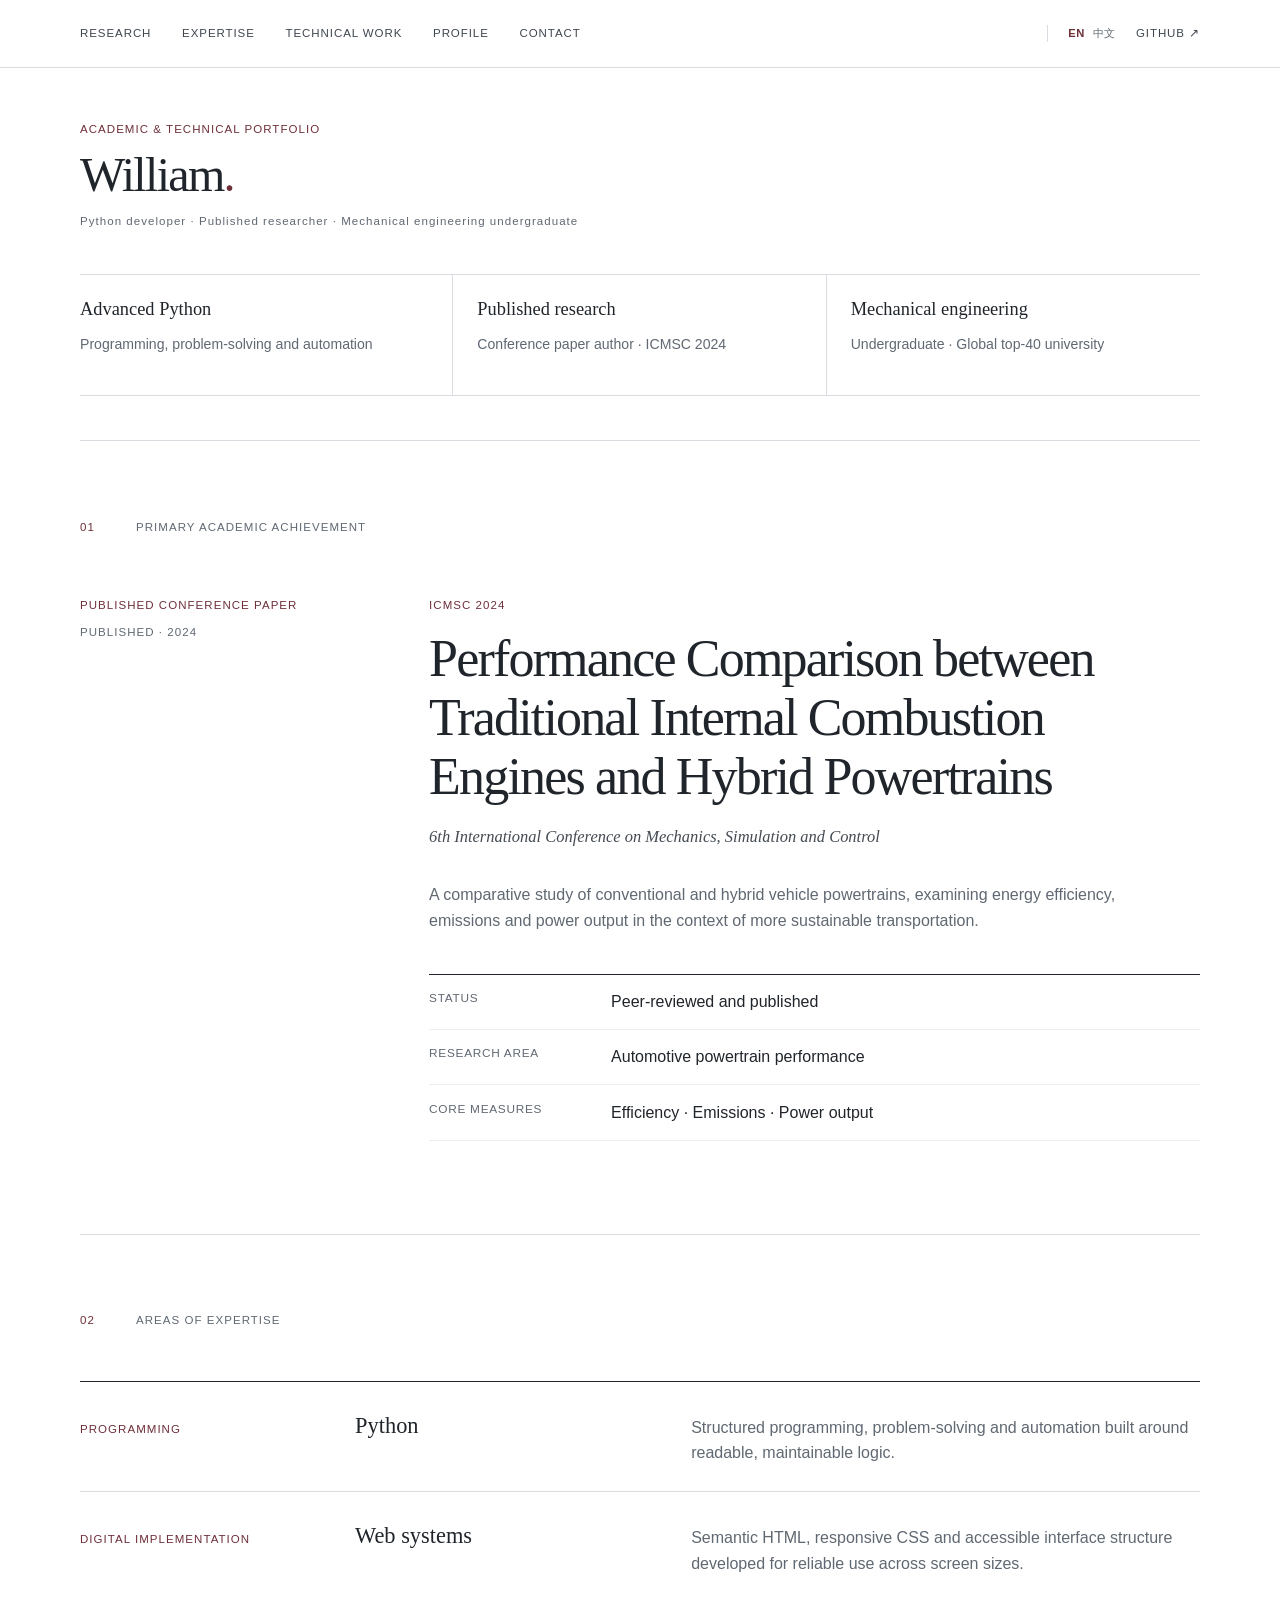
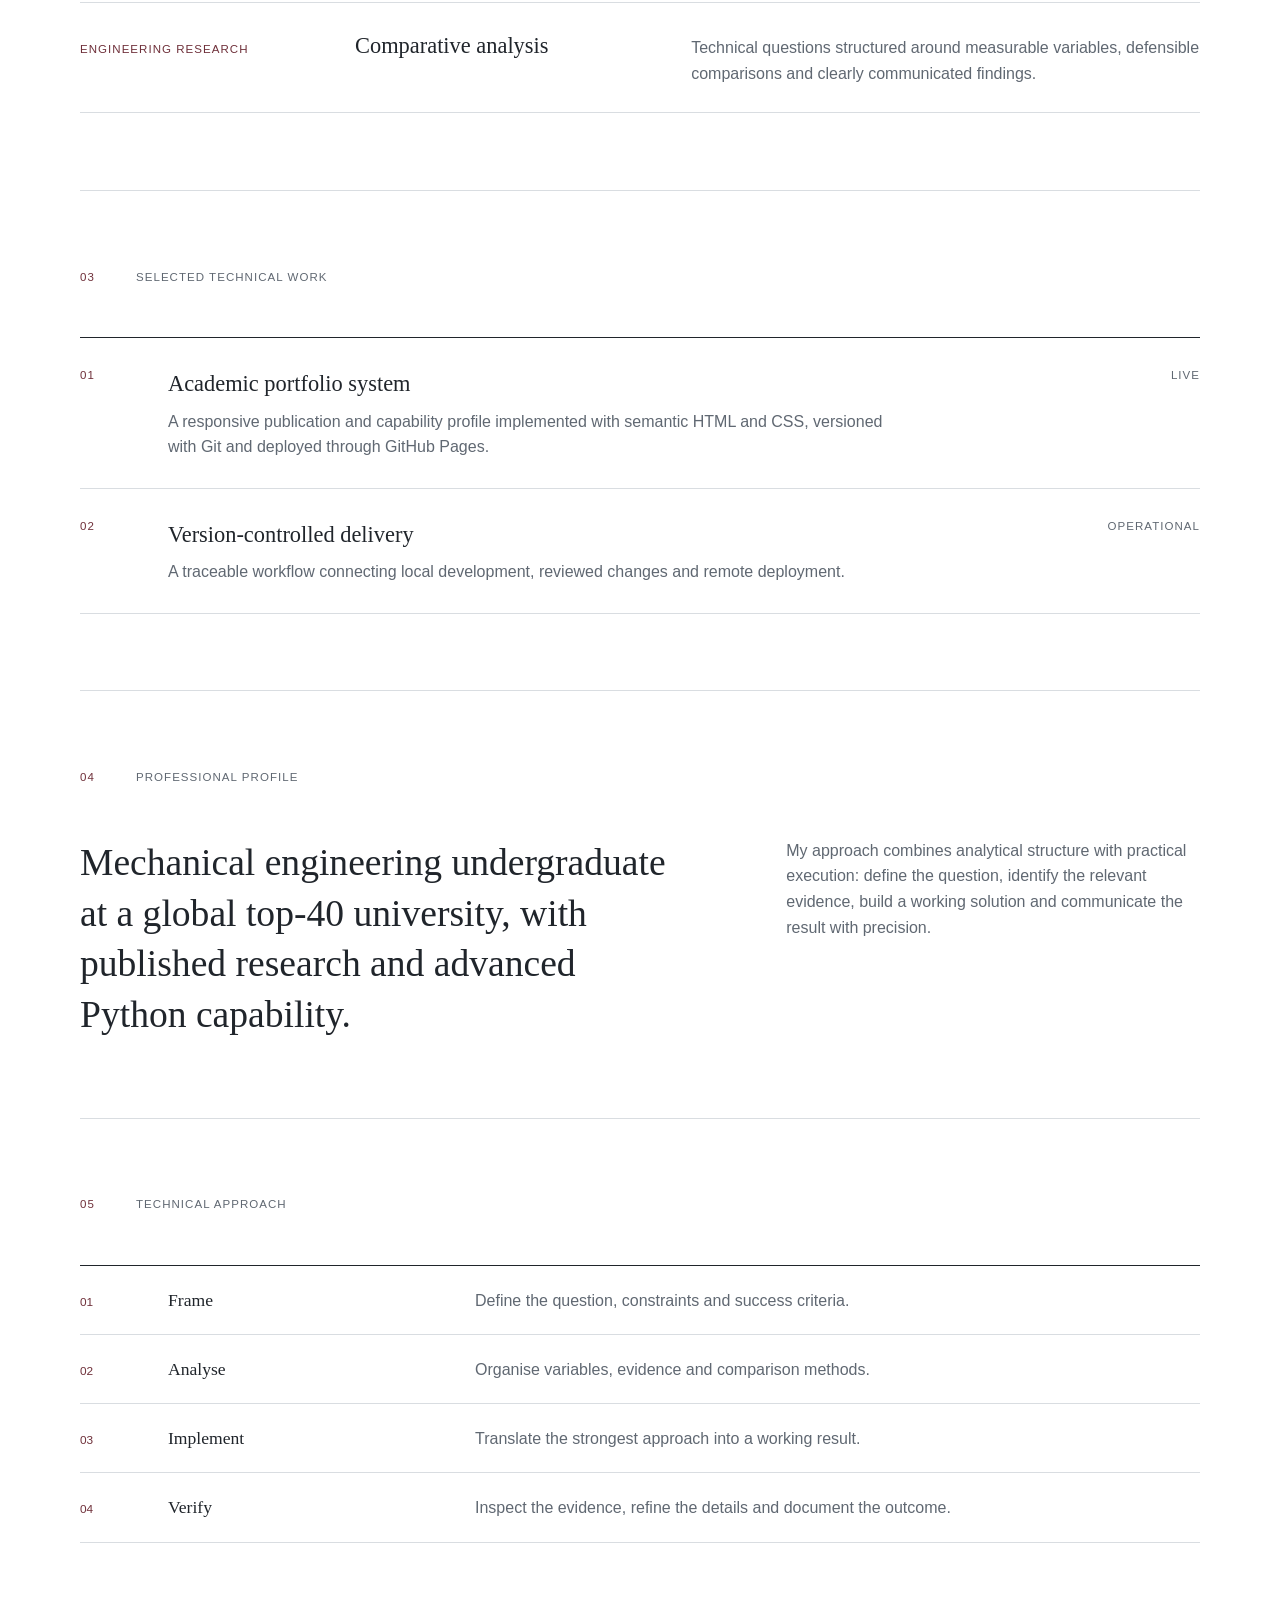
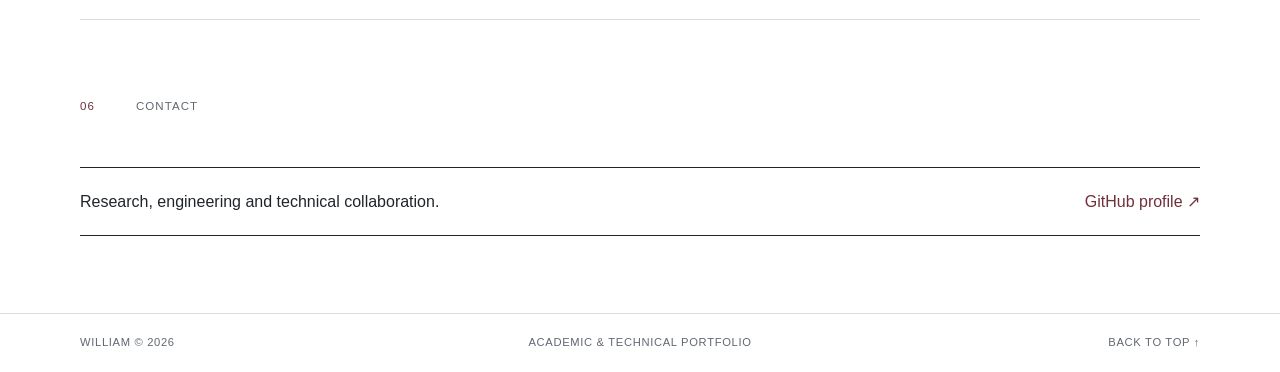
<file: index.html>
<!doctype html>
<html lang="en">
  <head>
    <meta charset="utf-8">
    <meta name="viewport" content="width=device-width, initial-scale=1">
    <meta name="theme-color" content="#ffffff">
    <meta
      name="description"
      content="William's academic and technical portfolio: Python, published powertrain research and mechanical engineering at a global top-40 university."
    >

    <meta property="og:title" content="William | Academic &amp; Technical Portfolio">
    <meta
      property="og:description"
      content="Python developer, published researcher and mechanical engineering undergraduate at a global top-40 university."
    >
    <meta property="og:type" content="website">
    <meta property="og:url" content="https://google-temp-will.github.io/">
    <meta name="twitter:card" content="summary">
    <meta name="twitter:title" content="William | Academic &amp; Technical Portfolio">
    <meta
      name="twitter:description"
      content="Python developer, published researcher and mechanical engineering undergraduate at a global top-40 university."
    >

    <title>William | Academic &amp; Technical Portfolio</title>
    <link rel="alternate" hreflang="en" href="https://google-temp-will.github.io/">
    <link rel="alternate" hreflang="zh-CN" href="https://google-temp-will.github.io/zh.html">
    <link rel="alternate" hreflang="x-default" href="https://google-temp-will.github.io/">
    <link rel="stylesheet" href="styles.css">
  </head>

  <body>
    <a class="skip-link" href="#main-content">Skip to content</a>

    <header class="site-header">
      <nav aria-label="Primary navigation">
        <a href="#research">Research</a>
        <a href="#expertise">Expertise</a>
        <a href="#work">Technical work</a>
        <a href="#profile">Profile</a>
        <a href="#contact">Contact</a>
      </nav>

      <div class="header-tools">
        <div class="language-switch" aria-label="Language selection">
          <span aria-current="page">EN</span>
          <a href="zh.html" lang="zh-CN" hreflang="zh-CN">中文</a>
        </div>
        <a
          class="header-link"
          href="https://github.com/google-temp-will"
          target="_blank"
          rel="noreferrer"
        >GitHub ↗</a>
      </div>
    </header>

    <main id="main-content">
      <section class="identity section-shell" id="top" aria-labelledby="page-title">
        <p class="overline">Academic &amp; Technical Portfolio</p>
        <h1 id="page-title">William<span>.</span></h1>
        <p>Python developer · Published researcher · Mechanical engineering undergraduate</p>

        <ul class="achievement-summary" aria-label="Key achievements">
          <li>
            <strong>Advanced Python</strong>
            <span>Programming, problem-solving and automation</span>
          </li>
          <li>
            <strong>Published research</strong>
            <span>Conference paper author · ICMSC 2024</span>
          </li>
          <li>
            <strong>Mechanical engineering</strong>
            <span>Undergraduate · Global top-40 university</span>
          </li>
        </ul>
      </section>

      <section class="publication section-shell" id="research" aria-labelledby="publication-title">
        <header class="section-header">
          <span>01</span>
          <h2>Primary academic achievement</h2>
        </header>

        <article class="publication-record">
          <div class="publication-meta">
            <p class="record-type">Published conference paper</p>
            <p>Published · 2024</p>
          </div>

          <div class="publication-main">
            <p class="conference">ICMSC 2024</p>
            <h3 id="publication-title">
              Performance Comparison between Traditional Internal Combustion Engines and
              Hybrid Powertrains
            </h3>
            <p class="citation">
              6th International Conference on Mechanics, Simulation and Control
            </p>
            <p class="abstract">
              A comparative study of conventional and hybrid vehicle powertrains,
              examining energy efficiency, emissions and power output in the context of
              more sustainable transportation.
            </p>

            <dl class="publication-details">
              <div>
                <dt>Status</dt>
                <dd>Peer-reviewed and published</dd>
              </div>
              <div>
                <dt>Research area</dt>
                <dd>Automotive powertrain performance</dd>
              </div>
              <div>
                <dt>Core measures</dt>
                <dd>Efficiency · Emissions · Power output</dd>
              </div>
            </dl>
          </div>
        </article>
      </section>

      <section class="expertise section-shell" id="expertise" aria-labelledby="expertise-title">
        <header class="section-header">
          <span>02</span>
          <h2 id="expertise-title">Areas of expertise</h2>
        </header>

        <div class="expertise-list">
          <article>
            <span>Programming</span>
            <h3>Python</h3>
            <p>
              Structured programming, problem-solving and automation built around readable,
              maintainable logic.
            </p>
          </article>
          <article>
            <span>Digital implementation</span>
            <h3>Web systems</h3>
            <p>
              Semantic HTML, responsive CSS and accessible interface structure developed
              for reliable use across screen sizes.
            </p>
          </article>
          <article>
            <span>Engineering research</span>
            <h3>Comparative analysis</h3>
            <p>
              Technical questions structured around measurable variables, defensible
              comparisons and clearly communicated findings.
            </p>
          </article>
        </div>
      </section>

      <section class="work section-shell" id="work" aria-labelledby="work-title">
        <header class="section-header">
          <span>03</span>
          <h2 id="work-title">Selected technical work</h2>
        </header>

        <div class="work-list">
          <article>
            <div class="work-index">01</div>
            <div>
              <h3>Academic portfolio system</h3>
              <p>
                A responsive publication and capability profile implemented with semantic
                HTML and CSS, versioned with Git and deployed through GitHub Pages.
              </p>
            </div>
            <span class="work-status">Live</span>
          </article>
          <article>
            <div class="work-index">02</div>
            <div>
              <h3>Version-controlled delivery</h3>
              <p>
                A traceable workflow connecting local development, reviewed changes and
                remote deployment.
              </p>
            </div>
            <span class="work-status">Operational</span>
          </article>
        </div>
      </section>

      <section class="profile section-shell" id="profile" aria-labelledby="profile-title">
        <header class="section-header">
          <span>04</span>
          <h2 id="profile-title">Professional profile</h2>
        </header>

        <div class="profile-copy">
          <p class="profile-lead">
            Mechanical engineering undergraduate at a global top-40 university, with
            published research and advanced Python capability.
          </p>
          <p>
            My approach combines analytical structure with practical execution: define
            the question, identify the relevant evidence, build a working solution and
            communicate the result with precision.
          </p>
        </div>
      </section>

      <section class="approach section-shell" aria-labelledby="approach-title">
        <header class="section-header">
          <span>05</span>
          <h2 id="approach-title">Technical approach</h2>
        </header>

        <ol class="approach-list">
          <li><span>01</span><strong>Frame</strong><p>Define the question, constraints and success criteria.</p></li>
          <li><span>02</span><strong>Analyse</strong><p>Organise variables, evidence and comparison methods.</p></li>
          <li><span>03</span><strong>Implement</strong><p>Translate the strongest approach into a working result.</p></li>
          <li><span>04</span><strong>Verify</strong><p>Inspect the evidence, refine the details and document the outcome.</p></li>
        </ol>
      </section>

      <section class="contact section-shell" id="contact" aria-labelledby="contact-title">
        <header class="section-header">
          <span>06</span>
          <h2 id="contact-title">Contact</h2>
        </header>

        <div class="contact-row">
          <p>Research, engineering and technical collaboration.</p>
          <a
            href="https://github.com/google-temp-will"
            target="_blank"
            rel="noreferrer"
          >GitHub profile ↗</a>
        </div>
      </section>
    </main>

    <footer class="site-footer">
      <span>William © 2026</span>
      <span>Academic &amp; Technical Portfolio</span>
      <a href="#top">Back to top ↑</a>
    </footer>
  </body>
</html>
</file>
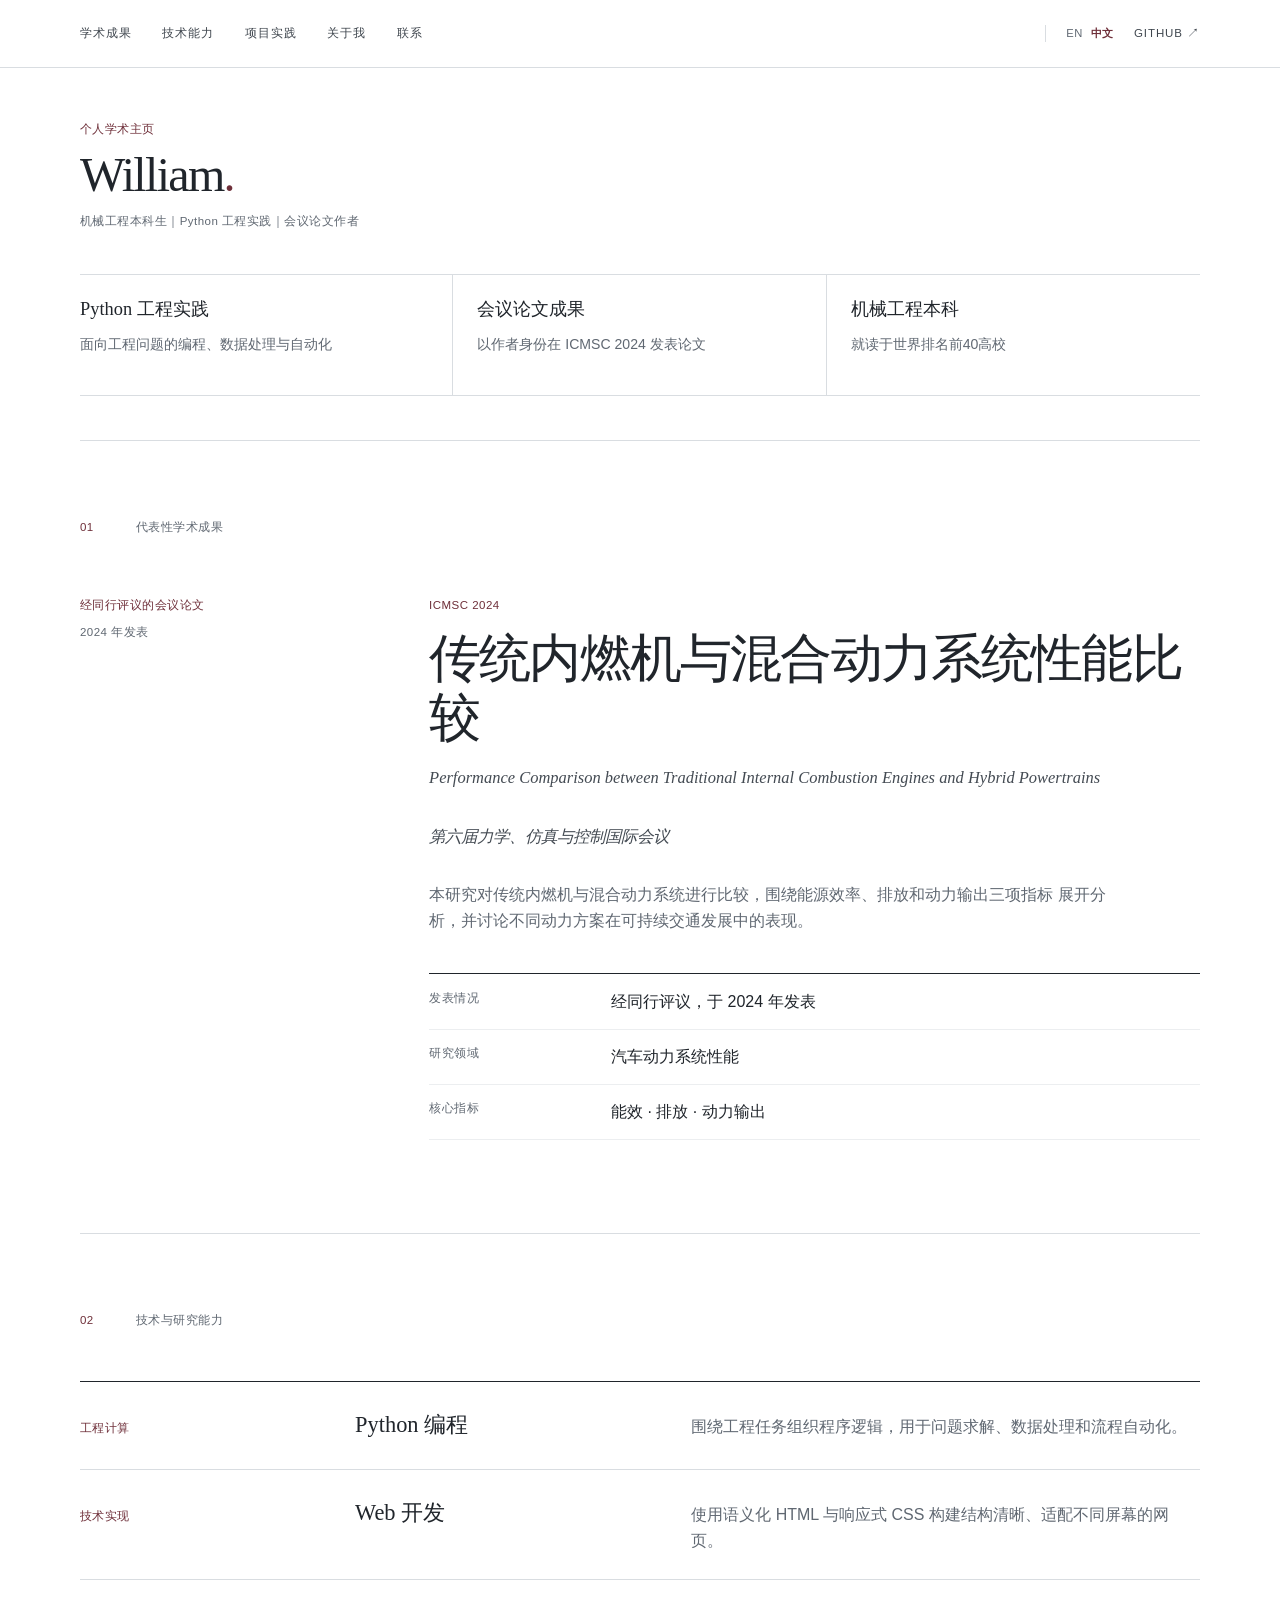
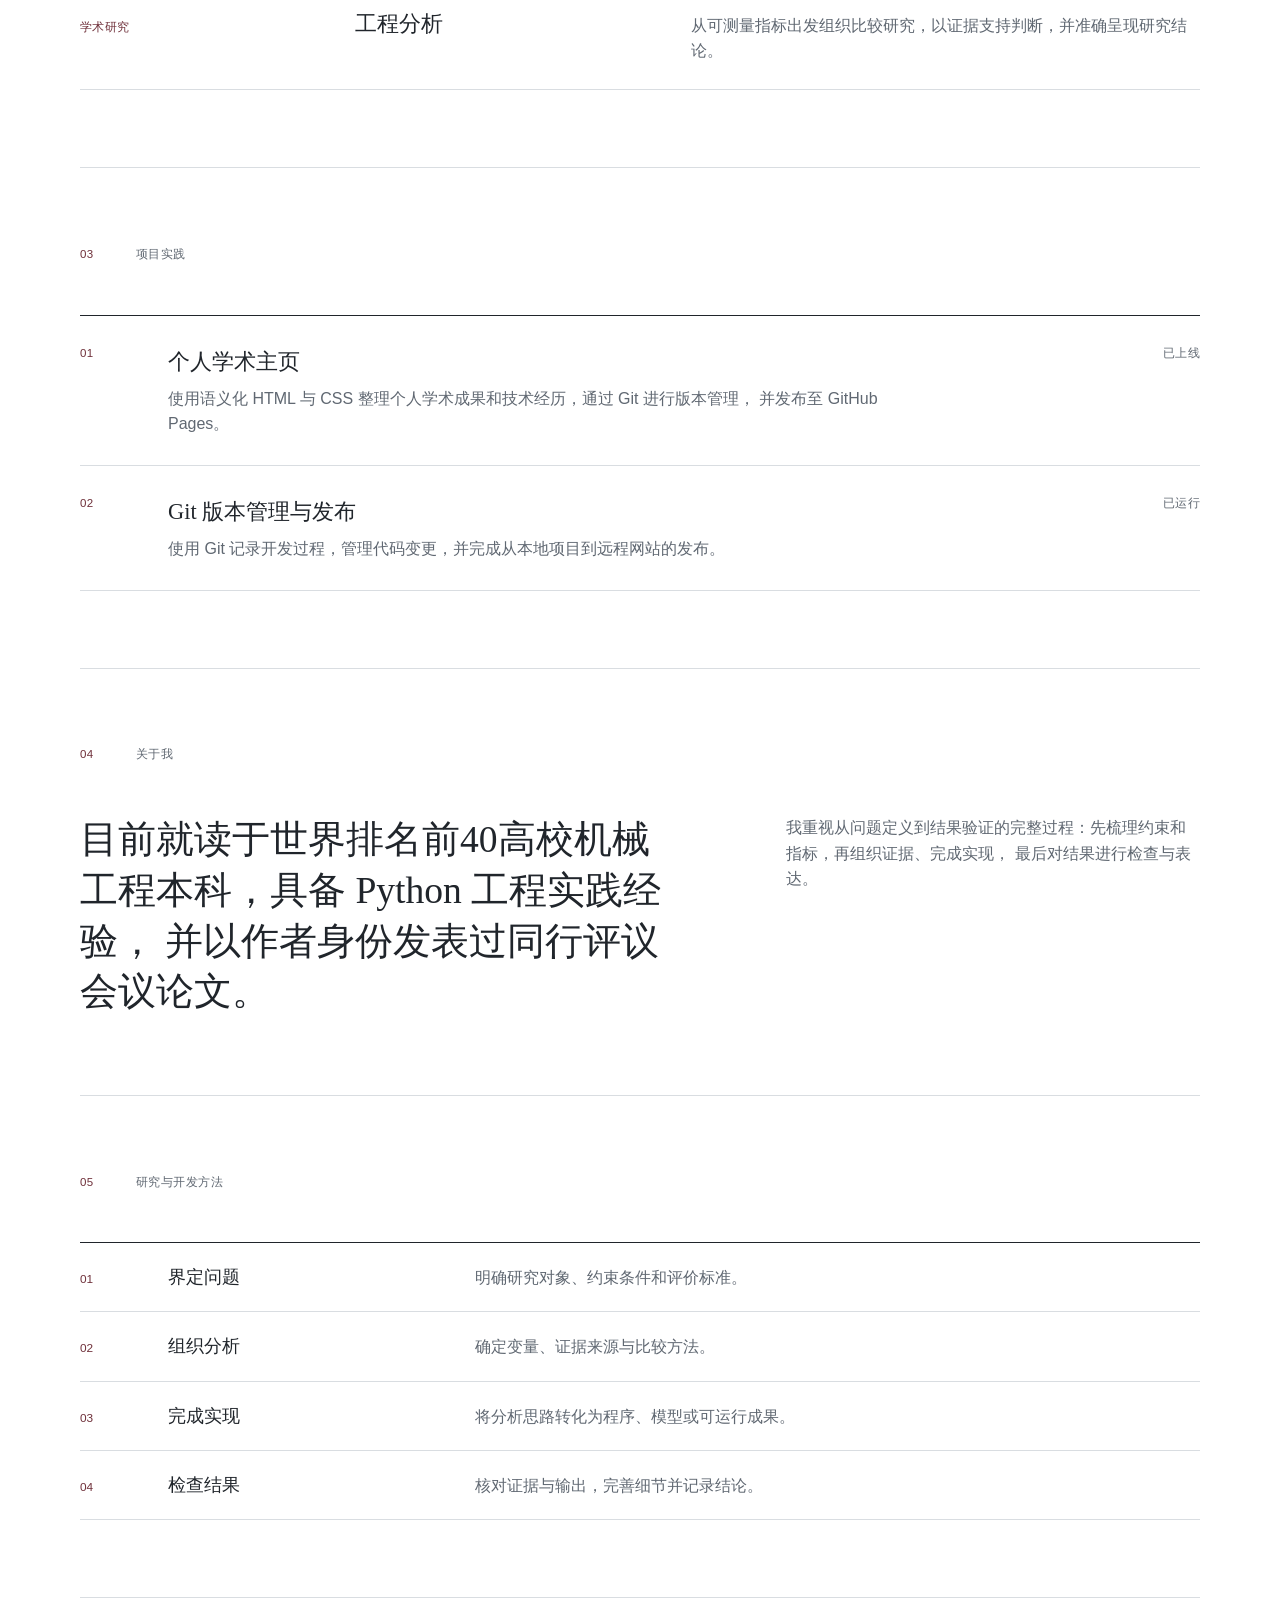
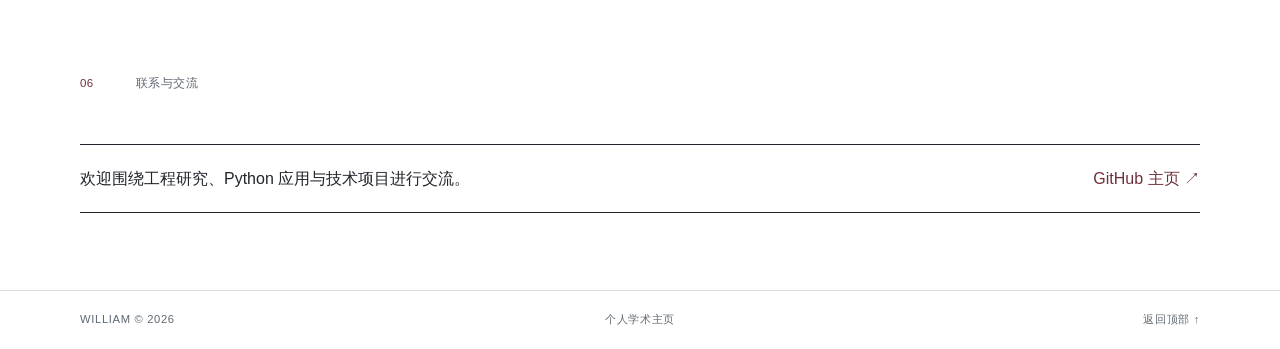
<file: zh.html>
<!doctype html>
<html lang="zh-CN">
  <head>
    <meta charset="utf-8">
    <meta name="viewport" content="width=device-width, initial-scale=1">
    <meta name="theme-color" content="#ffffff">
    <meta
      name="description"
      content="William 的个人学术主页，记录机械工程学习背景、Python 工程实践和 ICMSC 2024 会议论文成果。"
    >

    <meta property="og:title" content="William｜个人学术主页">
    <meta
      property="og:description"
      content="机械工程本科生，专注 Python 应用与工程问题分析，并以作者身份在 ICMSC 2024 发表会议论文。"
    >
    <meta property="og:type" content="website">
    <meta property="og:url" content="https://google-temp-will.github.io/zh.html">
    <meta name="twitter:card" content="summary">
    <meta name="twitter:title" content="William｜个人学术主页">
    <meta
      name="twitter:description"
      content="机械工程本科生，专注 Python 应用与工程问题分析，并以作者身份在 ICMSC 2024 发表会议论文。"
    >

    <title>William｜个人学术主页</title>
    <link rel="alternate" hreflang="en" href="https://google-temp-will.github.io/">
    <link rel="alternate" hreflang="zh-CN" href="https://google-temp-will.github.io/zh.html">
    <link rel="alternate" hreflang="x-default" href="https://google-temp-will.github.io/">
    <link rel="stylesheet" href="styles.css">
  </head>

  <body>
    <a class="skip-link" href="#main-content">跳至正文</a>

    <header class="site-header">
      <nav aria-label="主导航">
        <a href="#research">学术成果</a>
        <a href="#expertise">技术能力</a>
        <a href="#work">项目实践</a>
        <a href="#profile">关于我</a>
        <a href="#contact">联系</a>
      </nav>

      <div class="header-tools">
        <div class="language-switch" aria-label="语言选择">
          <a href="index.html" lang="en" hreflang="en">EN</a>
          <span aria-current="page">中文</span>
        </div>
        <a
          class="header-link"
          href="https://github.com/google-temp-will"
          target="_blank"
          rel="noreferrer"
        >GitHub ↗</a>
      </div>
    </header>

    <main id="main-content">
      <section class="identity section-shell" id="top" aria-labelledby="page-title">
        <p class="overline">个人学术主页</p>
        <h1 id="page-title">William<span>.</span></h1>
        <p>机械工程本科生｜Python 工程实践｜会议论文作者</p>

        <ul class="achievement-summary" aria-label="核心成就">
          <li>
            <strong>Python 工程实践</strong>
            <span>面向工程问题的编程、数据处理与自动化</span>
          </li>
          <li>
            <strong>会议论文成果</strong>
            <span>以作者身份在 ICMSC 2024 发表论文</span>
          </li>
          <li>
            <strong>机械工程本科</strong>
            <span>就读于世界排名前40高校</span>
          </li>
        </ul>
      </section>

      <section class="publication section-shell" id="research" aria-labelledby="publication-title">
        <header class="section-header">
          <span>01</span>
          <h2>代表性学术成果</h2>
        </header>

        <article class="publication-record">
          <div class="publication-meta">
            <p class="record-type">经同行评议的会议论文</p>
            <p>2024 年发表</p>
          </div>

          <div class="publication-main">
            <p class="conference">ICMSC 2024</p>
            <h3 id="publication-title">传统内燃机与混合动力系统性能比较</h3>
            <p class="citation publication-original-title">
              Performance Comparison between Traditional Internal Combustion Engines and
              Hybrid Powertrains
            </p>
            <p class="citation">第六届力学、仿真与控制国际会议</p>
            <p class="abstract">
              本研究对传统内燃机与混合动力系统进行比较，围绕能源效率、排放和动力输出三项指标
              展开分析，并讨论不同动力方案在可持续交通发展中的表现。
            </p>

            <dl class="publication-details">
              <div>
                <dt>发表情况</dt>
                <dd>经同行评议，于 2024 年发表</dd>
              </div>
              <div>
                <dt>研究领域</dt>
                <dd>汽车动力系统性能</dd>
              </div>
              <div>
                <dt>核心指标</dt>
                <dd>能效 · 排放 · 动力输出</dd>
              </div>
            </dl>
          </div>
        </article>
      </section>

      <section class="expertise section-shell" id="expertise" aria-labelledby="expertise-title">
        <header class="section-header">
          <span>02</span>
          <h2 id="expertise-title">技术与研究能力</h2>
        </header>

        <div class="expertise-list">
          <article>
            <span>工程计算</span>
            <h3>Python 编程</h3>
            <p>围绕工程任务组织程序逻辑，用于问题求解、数据处理和流程自动化。</p>
          </article>
          <article>
            <span>技术实现</span>
            <h3>Web 开发</h3>
            <p>使用语义化 HTML 与响应式 CSS 构建结构清晰、适配不同屏幕的网页。</p>
          </article>
          <article>
            <span>学术研究</span>
            <h3>工程分析</h3>
            <p>从可测量指标出发组织比较研究，以证据支持判断，并准确呈现研究结论。</p>
          </article>
        </div>
      </section>

      <section class="work section-shell" id="work" aria-labelledby="work-title">
        <header class="section-header">
          <span>03</span>
          <h2 id="work-title">项目实践</h2>
        </header>

        <div class="work-list">
          <article>
            <div class="work-index">01</div>
            <div>
              <h3>个人学术主页</h3>
              <p>
                使用语义化 HTML 与 CSS 整理个人学术成果和技术经历，通过 Git 进行版本管理，
                并发布至 GitHub Pages。
              </p>
            </div>
            <span class="work-status">已上线</span>
          </article>
          <article>
            <div class="work-index">02</div>
            <div>
              <h3>Git 版本管理与发布</h3>
              <p>使用 Git 记录开发过程，管理代码变更，并完成从本地项目到远程网站的发布。</p>
            </div>
            <span class="work-status">已运行</span>
          </article>
        </div>
      </section>

      <section class="profile section-shell" id="profile" aria-labelledby="profile-title">
        <header class="section-header">
          <span>04</span>
          <h2 id="profile-title">关于我</h2>
        </header>

        <div class="profile-copy">
          <p class="profile-lead">
            目前就读于世界排名前40高校机械工程本科，具备 Python 工程实践经验，
            并以作者身份发表过同行评议会议论文。
          </p>
          <p>
            我重视从问题定义到结果验证的完整过程：先梳理约束和指标，再组织证据、完成实现，
            最后对结果进行检查与表达。
          </p>
        </div>
      </section>

      <section class="approach section-shell" aria-labelledby="approach-title">
        <header class="section-header">
          <span>05</span>
          <h2 id="approach-title">研究与开发方法</h2>
        </header>

        <ol class="approach-list">
          <li><span>01</span><strong>界定问题</strong><p>明确研究对象、约束条件和评价标准。</p></li>
          <li><span>02</span><strong>组织分析</strong><p>确定变量、证据来源与比较方法。</p></li>
          <li><span>03</span><strong>完成实现</strong><p>将分析思路转化为程序、模型或可运行成果。</p></li>
          <li><span>04</span><strong>检查结果</strong><p>核对证据与输出，完善细节并记录结论。</p></li>
        </ol>
      </section>

      <section class="contact section-shell" id="contact" aria-labelledby="contact-title">
        <header class="section-header">
          <span>06</span>
          <h2 id="contact-title">联系与交流</h2>
        </header>

        <div class="contact-row">
          <p>欢迎围绕工程研究、Python 应用与技术项目进行交流。</p>
          <a
            href="https://github.com/google-temp-will"
            target="_blank"
            rel="noreferrer"
          >GitHub 主页 ↗</a>
        </div>
      </section>
    </main>

    <footer class="site-footer">
      <span>William © 2026</span>
      <span>个人学术主页</span>
      <a href="#top">返回顶部 ↑</a>
    </footer>
  </body>
</html>
</file>
<file: styles.css>
:root {
  color-scheme: light;
  --ink: #20252b;
  --muted: #606872;
  --accent: #6f303a;
  --line: #d9dde1;
  --soft-line: #eceef0;
  --paper: #ffffff;
  --shell: min(1120px, calc(100vw - 3rem));
  color: var(--ink);
  background: var(--paper);
  font-family: -apple-system, BlinkMacSystemFont, "Segoe UI", Arial, sans-serif;
  scroll-behavior: smooth;
}

* {
  box-sizing: border-box;
}

html {
  scroll-padding-top: 5.5rem;
}

body {
  min-width: 320px;
  min-height: 100vh;
  margin: 0;
  background: #ffffff;
  color: var(--ink);
  font-size: 16px;
  line-height: 1.6;
}

::selection {
  background: #eadfe1;
  color: var(--ink);
}

a {
  color: inherit;
}

.skip-link {
  position: fixed;
  z-index: 100;
  top: 1rem;
  left: 1rem;
  padding: 0.65rem 0.85rem;
  transform: translateY(-180%);
  background: var(--ink);
  color: #ffffff;
}

.skip-link:focus {
  transform: translateY(0);
}

.section-shell {
  width: var(--shell);
  margin-inline: auto;
}

.site-header {
  position: sticky;
  z-index: 20;
  top: 0;
  display: grid;
  grid-template-columns: 1fr auto;
  min-height: 68px;
  align-items: center;
  padding-inline: max(1.5rem, calc((100vw - 1120px) / 2));
  border-bottom: 1px solid var(--line);
  background: rgba(255, 255, 255, 0.97);
}

h1 span {
  color: var(--accent);
}

nav {
  display: flex;
  justify-content: flex-start;
  gap: clamp(1rem, 2.4vw, 2.25rem);
}

nav a,
.header-link {
  color: #3f464e;
  font-size: 0.72rem;
  font-weight: 500;
  letter-spacing: 0.08em;
  text-decoration: none;
  text-transform: uppercase;
}

.header-tools,
.language-switch {
  display: flex;
  align-items: center;
}

.header-tools {
  gap: 1.25rem;
}

.language-switch {
  gap: 0.5rem;
  padding-left: 1.25rem;
  border-left: 1px solid var(--line);
  font-size: 0.7rem;
  letter-spacing: 0.05em;
}

.language-switch a {
  color: var(--muted);
  text-decoration: none;
}

.language-switch span[aria-current="page"] {
  color: var(--accent);
  font-weight: 600;
}

.language-switch a:hover,
.language-switch a:focus-visible {
  color: var(--accent);
}

nav a:hover,
nav a:focus-visible,
.header-link:hover,
.header-link:focus-visible {
  color: var(--accent);
}

.identity {
  padding-block: 3.25rem 2.75rem;
}

.overline,
.identity > p:last-of-type,
.section-header,
.publication-meta,
.conference,
.expertise-list article > span,
.work-index,
.work-status {
  font-size: 0.72rem;
  font-weight: 500;
  letter-spacing: 0.09em;
  text-transform: uppercase;
}

.overline {
  margin: 0 0 0.75rem;
  color: var(--accent);
}

h1,
h2,
h3,
p {
  margin-top: 0;
}

h1 {
  margin-bottom: 0.7rem;
  font-family: Georgia, "Times New Roman", serif;
  font-size: clamp(2.2rem, 4vw, 3rem);
  font-weight: 400;
  letter-spacing: -0.035em;
  line-height: 1.05;
}

.identity > p:last-of-type {
  margin-bottom: 0;
  color: var(--muted);
  text-transform: none;
}

.achievement-summary {
  display: grid;
  grid-template-columns: repeat(3, minmax(0, 1fr));
  margin: 2.75rem 0 0;
  padding: 0;
  border-block: 1px solid var(--line);
  list-style: none;
}

.achievement-summary li {
  min-height: 120px;
  padding: 1.25rem 1.5rem 1.25rem 0;
  border-right: 1px solid var(--line);
}

.achievement-summary li + li {
  padding-left: 1.5rem;
}

.achievement-summary li:last-child {
  border-right: 0;
}

.achievement-summary strong {
  display: block;
  margin-bottom: 0.4rem;
  font-family: Georgia, "Times New Roman", serif;
  font-size: 1.15rem;
  font-weight: 400;
}

.achievement-summary span {
  color: var(--muted);
  font-size: 0.88rem;
  line-height: 1.5;
}

.publication,
.expertise,
.work,
.profile,
.approach,
.contact {
  padding-block: clamp(3.5rem, 6vw, 5.5rem);
  border-top: 1px solid var(--line);
}

.section-header {
  display: grid;
  grid-template-columns: 3.5rem 1fr;
  align-items: baseline;
  margin-bottom: clamp(2.5rem, 4vw, 3.75rem);
  color: var(--muted);
}

.section-header > span {
  color: var(--accent);
}

.section-header h2 {
  margin: 0;
  font-size: inherit;
  font-weight: 500;
}

.publication-record {
  display: grid;
  grid-template-columns: minmax(180px, 0.32fr) minmax(0, 1fr);
  gap: clamp(3rem, 8vw, 7rem);
  padding-block: 0.5rem 1rem;
}

.publication-meta {
  color: var(--muted);
  line-height: 1.6;
}

.publication-meta p {
  margin-bottom: 0.55rem;
}

.publication-meta .record-type {
  color: var(--accent);
}

.publication-main {
  max-width: 790px;
}

.conference {
  margin-bottom: 1rem;
  color: var(--accent);
}

.publication-main h3 {
  margin-bottom: 1.1rem;
  font-family: Georgia, "Times New Roman", serif;
  font-size: clamp(2rem, 4.2vw, 3.25rem);
  font-weight: 400;
  letter-spacing: -0.035em;
  line-height: 1.13;
}

.citation {
  margin-bottom: 2rem;
  color: #444b53;
  font-family: Georgia, "Times New Roman", serif;
  font-size: 1.03rem;
  font-style: italic;
}

.abstract {
  max-width: 700px;
  margin-bottom: 2.5rem;
  color: var(--muted);
  font-size: 1rem;
}

.publication-details {
  margin: 0;
  border-top: 1px solid var(--ink);
}

.publication-details div {
  display: grid;
  grid-template-columns: 150px 1fr;
  gap: 2rem;
  padding-block: 0.9rem;
  border-bottom: 1px solid var(--soft-line);
}

.publication-details dt {
  color: var(--muted);
  font-size: 0.74rem;
  font-weight: 500;
  letter-spacing: 0.06em;
  text-transform: uppercase;
}

.publication-details dd {
  margin: 0;
}

.expertise-list {
  border-top: 1px solid var(--ink);
}

.expertise-list article {
  display: grid;
  grid-template-columns: 0.55fr 0.7fr 1.25fr;
  gap: clamp(1.5rem, 4vw, 4rem);
  align-items: baseline;
  padding-block: 1.6rem;
  border-bottom: 1px solid var(--line);
}

.expertise-list article > span {
  color: var(--accent);
}

.expertise-list h3 {
  margin-bottom: 0;
  font-family: Georgia, "Times New Roman", serif;
  font-size: 1.4rem;
  font-weight: 400;
}

.expertise-list p {
  margin-bottom: 0;
  color: var(--muted);
}

.work-list {
  border-top: 1px solid var(--ink);
}

.work-list article {
  display: grid;
  grid-template-columns: 3.5rem 1fr auto;
  gap: 2rem;
  align-items: start;
  padding-block: 1.75rem;
  border-bottom: 1px solid var(--line);
}

.work-index {
  color: var(--accent);
}

.work-list h3 {
  margin-bottom: 0.4rem;
  font-family: Georgia, "Times New Roman", serif;
  font-size: 1.4rem;
  font-weight: 400;
}

.work-list p {
  max-width: 720px;
  margin-bottom: 0;
  color: var(--muted);
}

.work-status {
  color: var(--muted);
}

.profile-copy {
  display: grid;
  grid-template-columns: minmax(0, 1fr) minmax(280px, 0.7fr);
  gap: clamp(3rem, 9vw, 8rem);
  align-items: start;
}

.profile-copy p {
  margin-bottom: 0;
  color: var(--muted);
}

.profile-copy .profile-lead {
  color: var(--ink);
  font-family: Georgia, "Times New Roman", serif;
  font-size: clamp(1.6rem, 3vw, 2.35rem);
  line-height: 1.35;
}

.approach-list {
  margin: 0;
  padding: 0;
  border-top: 1px solid var(--ink);
  list-style: none;
}

.approach-list li {
  display: grid;
  grid-template-columns: 3.5rem 0.55fr 1.45fr;
  gap: 2rem;
  align-items: baseline;
  padding-block: 1.25rem;
  border-bottom: 1px solid var(--line);
}

.approach-list li > span {
  color: var(--accent);
  font-size: 0.74rem;
}

.approach-list strong {
  font-family: Georgia, "Times New Roman", serif;
  font-size: 1.1rem;
  font-weight: 400;
}

.approach-list p {
  margin-bottom: 0;
  color: var(--muted);
}

.contact-row {
  display: grid;
  grid-template-columns: 1fr auto;
  gap: 2rem;
  align-items: baseline;
  padding-block: 1.3rem;
  border-block: 1px solid var(--ink);
}

.contact-row p {
  margin-bottom: 0;
}

.contact-row a {
  color: var(--accent);
  font-weight: 500;
  text-decoration: none;
}

.contact-row a:hover,
.contact-row a:focus-visible {
  text-decoration: underline;
  text-underline-offset: 0.25em;
}

.site-footer {
  display: grid;
  grid-template-columns: repeat(3, 1fr);
  gap: 2rem;
  padding: 1.25rem max(1.5rem, calc((100vw - 1120px) / 2));
  border-top: 1px solid var(--line);
  color: var(--muted);
  font-size: 0.7rem;
  letter-spacing: 0.06em;
  text-transform: uppercase;
}

.site-footer span:nth-child(2) {
  text-align: center;
}

.site-footer a {
  justify-self: end;
  text-decoration: none;
}

a:focus-visible {
  outline: 2px solid var(--accent);
  outline-offset: 4px;
}

html[lang="zh-CN"] body {
  font-family: "PingFang SC", "Hiragino Sans GB", "Microsoft YaHei", sans-serif;
}

html[lang="zh-CN"] h1,
html[lang="zh-CN"] .achievement-summary strong,
html[lang="zh-CN"] .publication-main h3,
html[lang="zh-CN"] .expertise-list h3,
html[lang="zh-CN"] .work-list h3,
html[lang="zh-CN"] .profile-copy .profile-lead,
html[lang="zh-CN"] .approach-list strong {
  font-family: "Songti SC", "STSong", "Noto Serif CJK SC", serif;
}

html[lang="zh-CN"] .overline,
html[lang="zh-CN"] .identity > p:last-of-type,
html[lang="zh-CN"] .section-header,
html[lang="zh-CN"] .publication-meta,
html[lang="zh-CN"] .conference,
html[lang="zh-CN"] .expertise-list article > span,
html[lang="zh-CN"] .work-index,
html[lang="zh-CN"] .work-status {
  letter-spacing: 0.04em;
}

@media (max-width: 850px) {
  .site-header {
    grid-template-columns: 1fr auto;
  }

  .header-link {
    display: none;
  }

  nav {
    justify-content: flex-start;
  }

  .achievement-summary,
  .profile-copy {
    grid-template-columns: 1fr;
  }

  .achievement-summary li,
  .achievement-summary li + li {
    min-height: auto;
    padding: 1.15rem 0;
    border-right: 0;
    border-bottom: 1px solid var(--soft-line);
  }

  .achievement-summary li:last-child {
    border-bottom: 0;
  }

  .publication-record {
    grid-template-columns: 1fr;
    gap: 2rem;
  }

  .publication-meta {
    display: flex;
    justify-content: space-between;
    gap: 2rem;
    border-bottom: 1px solid var(--soft-line);
  }

  .expertise-list article {
    grid-template-columns: 0.65fr 1fr;
  }

  .expertise-list p {
    grid-column: 2;
  }
}

@media (max-width: 680px) {
  :root {
    --shell: min(100% - 2rem, 1120px);
  }

  .site-header {
    display: block;
    padding: 0.8rem 1rem;
  }

  .header-tools {
    justify-content: flex-end;
    margin-top: 0.7rem;
  }

  .language-switch {
    padding-left: 0;
    border-left: 0;
  }

  nav {
    justify-content: flex-start;
    gap: 1rem;
    overflow-x: auto;
    padding-bottom: 0.2rem;
    white-space: nowrap;
  }

  nav a {
    font-size: 0.65rem;
  }

  .identity {
    padding-block: 2.5rem 2rem;
  }

  .publication,
  .expertise,
  .work,
  .profile,
  .approach,
  .contact {
    padding-block: 3.25rem;
  }

  .section-header {
    grid-template-columns: 2.5rem 1fr;
  }

  .publication-main h3 {
    font-size: clamp(1.85rem, 9vw, 2.5rem);
  }

  .publication-details div {
    grid-template-columns: 1fr;
    gap: 0.25rem;
  }

  .expertise-list article,
  .work-list article,
  .approach-list li {
    grid-template-columns: 2.5rem 1fr;
    gap: 1rem;
  }

  .expertise-list article > span,
  .work-status {
    grid-column: 2;
  }

  .expertise-list h3,
  .expertise-list p,
  .work-list article > div:nth-child(2),
  .approach-list strong,
  .approach-list p {
    grid-column: 2;
  }

  .contact-row,
  .site-footer {
    grid-template-columns: 1fr;
  }

  .site-footer {
    padding-inline: 1rem;
  }

  .site-footer span:nth-child(2),
  .site-footer a {
    justify-self: start;
    text-align: left;
  }
}

@media (prefers-reduced-motion: reduce) {
  html {
    scroll-behavior: auto;
  }
}
</file>
